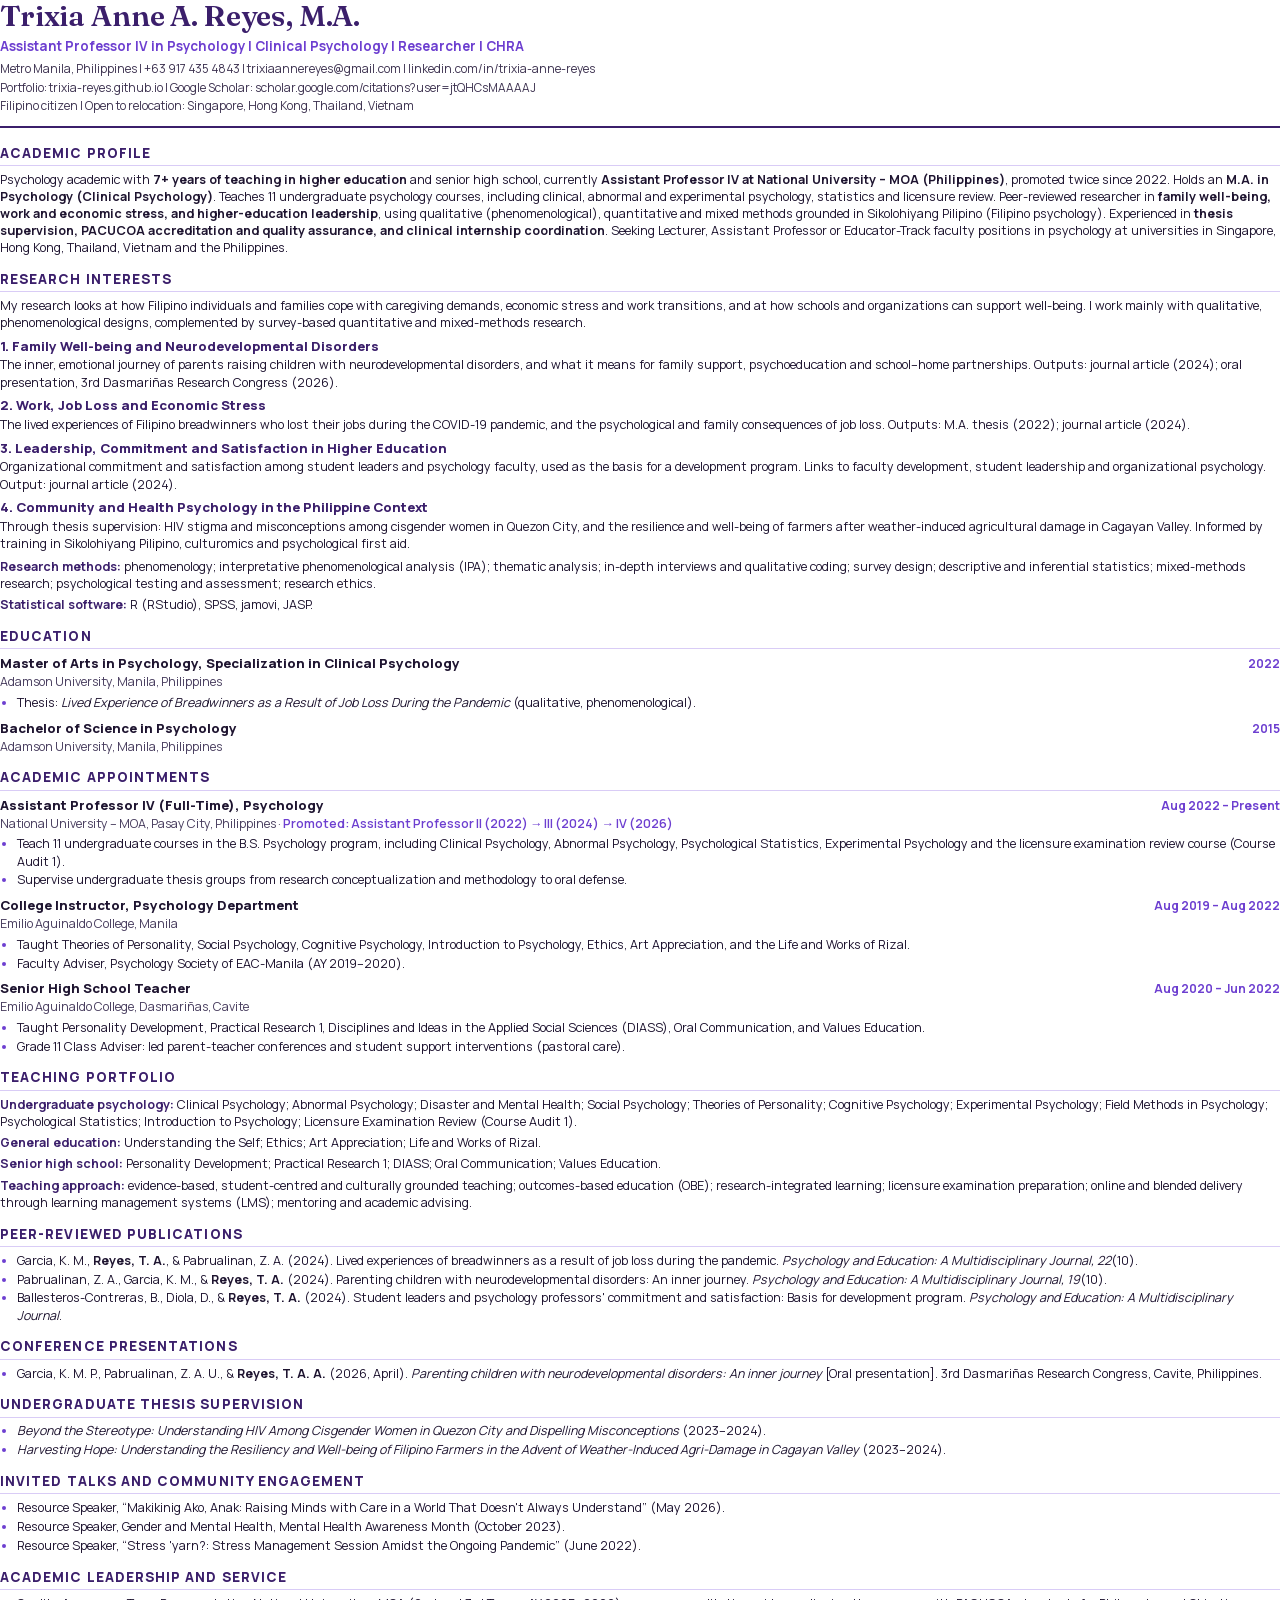
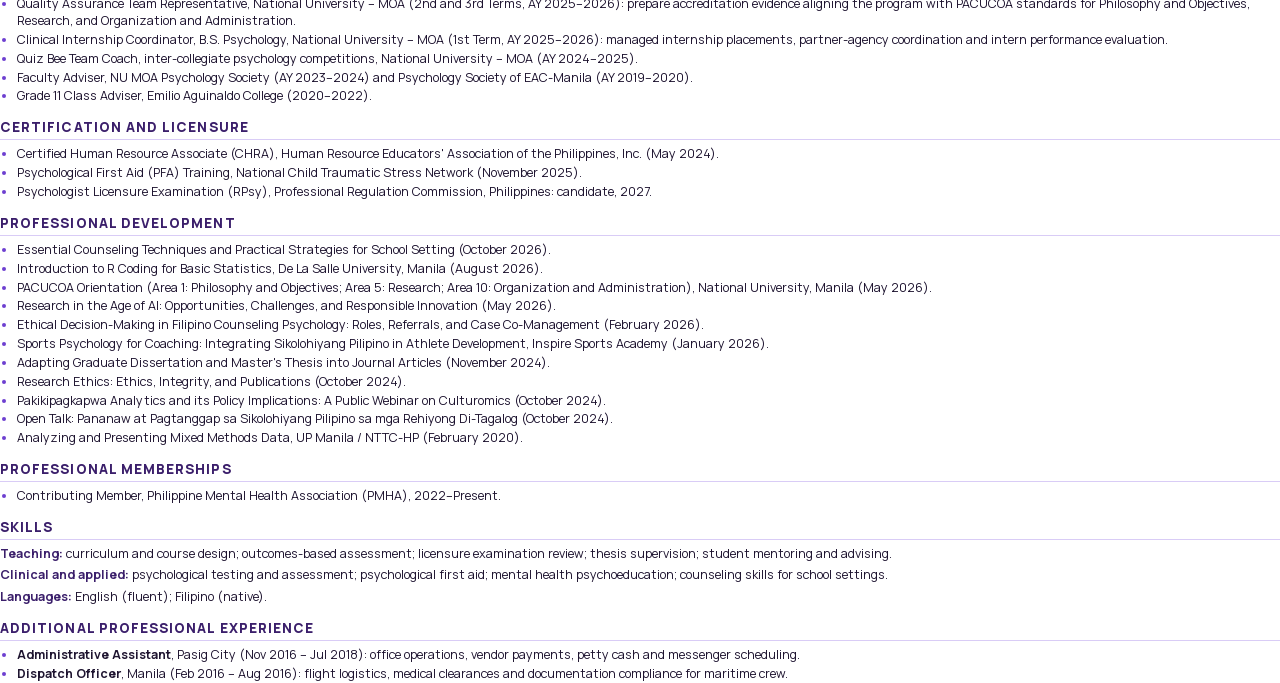
<file: resume-src/academic.html>
<!doctype html>
<html lang="en">
<head>
<meta charset="utf-8">
<title>Trixia Anne A. Reyes - Curriculum Vitae (Academic) - Psychology</title>
<meta name="author" content="Trixia Anne A. Reyes">
<meta name="keywords" content="Assistant Professor, Lecturer in Psychology, Clinical Psychology, Higher Education, Research, Thesis Supervision, Accreditation, Southeast Asia">
<link rel="stylesheet" href="fonts/fonts.css">
<link rel="stylesheet" href="resume.css">
<style>
  @page {
    size: A4; margin: 13mm 16mm 12mm;
  }
  body { font-size: 9.4pt; line-height: 1.37; }
  h2 { margin: 3.6mm 0 1.3mm; }
  li { margin-bottom: .45mm; }
  .entry { margin-bottom: 1.9mm; }
  .area { margin-bottom: 1.5mm; }
</style>
</head>
<body>

<header class="head">
  <h1>Trixia Anne A. Reyes, M.A.</h1>
  <p class="headline">Assistant Professor IV in Psychology | Clinical Psychology | Researcher | CHRA</p>
  <p class="contact">Metro Manila, Philippines | +63 917 435 4843 | trixiaannereyes@gmail.com | linkedin.com/in/trixia-anne-reyes</p>
  <p class="contact">Portfolio: trixia-reyes.github.io | Google Scholar: scholar.google.com/citations?user=jtQHCsMAAAAJ</p>
  <p class="contact">Filipino citizen | Open to relocation: Singapore, Hong Kong, Thailand, Vietnam</p>
</header>

<h2>Academic Profile</h2>
<p>Psychology academic with <strong>7+ years of teaching in higher education</strong> and senior high school, currently <strong>Assistant Professor IV at National University – MOA (Philippines)</strong>, promoted twice since 2022. Holds an <strong>M.A. in Psychology (Clinical Psychology)</strong>. Teaches 11 undergraduate psychology courses, including clinical, abnormal and experimental psychology, statistics and licensure review. Peer-reviewed researcher in <strong>family well-being, work and economic stress, and higher-education leadership</strong>, using qualitative (phenomenological), quantitative and mixed methods grounded in Sikolohiyang Pilipino (Filipino psychology). Experienced in <strong>thesis supervision, PACUCOA accreditation and quality assurance, and clinical internship coordination</strong>. Seeking Lecturer, Assistant Professor or Educator-Track faculty positions in psychology at universities in Singapore, Hong Kong, Thailand, Vietnam and the Philippines.</p>

<h2>Research Interests</h2>
<p class="lead">My research looks at how Filipino individuals and families cope with caregiving demands, economic stress and work transitions, and at how schools and organizations can support well-being. I work mainly with qualitative, phenomenological designs, complemented by survey-based quantitative and mixed-methods research.</p>
<div class="area">
  <h3>1. Family Well-being and Neurodevelopmental Disorders</h3>
  <p>The inner, emotional journey of parents raising children with neurodevelopmental disorders, and what it means for family support, psychoeducation and school–home partnerships. Outputs: journal article (2024); oral presentation, 3rd Dasmariñas Research Congress (2026).</p>
</div>
<div class="area">
  <h3>2. Work, Job Loss and Economic Stress</h3>
  <p>The lived experiences of Filipino breadwinners who lost their jobs during the COVID-19 pandemic, and the psychological and family consequences of job loss. Outputs: M.A. thesis (2022); journal article (2024).</p>
</div>
<div class="area">
  <h3>3. Leadership, Commitment and Satisfaction in Higher Education</h3>
  <p>Organizational commitment and satisfaction among student leaders and psychology faculty, used as the basis for a development program. Links to faculty development, student leadership and organizational psychology. Output: journal article (2024).</p>
</div>
<div class="area">
  <h3>4. Community and Health Psychology in the Philippine Context</h3>
  <p>Through thesis supervision: HIV stigma and misconceptions among cisgender women in Quezon City, and the resilience and well-being of farmers after weather-induced agricultural damage in Cagayan Valley. Informed by training in Sikolohiyang Pilipino, culturomics and psychological first aid.</p>
</div>
<p class="kw"><strong>Research methods:</strong> phenomenology; interpretative phenomenological analysis (IPA); thematic analysis; in-depth interviews and qualitative coding; survey design; descriptive and inferential statistics; mixed-methods research; psychological testing and assessment; research ethics.</p>
<p class="kw"><strong>Statistical software:</strong> R (RStudio), SPSS, jamovi, JASP.</p>

<h2>Education</h2>
<div class="entry">
  <div class="row"><h3>Master of Arts in Psychology, Specialization in Clinical Psychology</h3><span class="date">2022</span></div>
  <div class="org">Adamson University, Manila, Philippines</div>
  <ul><li>Thesis: <em>Lived Experience of Breadwinners as a Result of Job Loss During the Pandemic</em> (qualitative, phenomenological).</li></ul>
</div>
<div class="entry">
  <div class="row"><h3>Bachelor of Science in Psychology</h3><span class="date">2015</span></div>
  <div class="org">Adamson University, Manila, Philippines</div>
</div>

<h2 style="break-before: page">Academic Appointments</h2>
<div class="entry">
  <div class="row"><h3>Assistant Professor IV (Full-Time), Psychology</h3><span class="date">Aug 2022 – Present</span></div>
  <div class="org">National University – MOA, Pasay City, Philippines · <em>Promoted: Assistant Professor II (2022) → III (2024) → IV (2026)</em></div>
  <ul>
    <li>Teach 11 undergraduate courses in the B.S. Psychology program, including Clinical Psychology, Abnormal Psychology, Psychological Statistics, Experimental Psychology and the licensure examination review course (Course Audit 1).</li>
    <li>Supervise undergraduate thesis groups from research conceptualization and methodology to oral defense.</li>
  </ul>
</div>
<div class="entry">
  <div class="row"><h3>College Instructor, Psychology Department</h3><span class="date">Aug 2019 – Aug 2022</span></div>
  <div class="org">Emilio Aguinaldo College, Manila</div>
  <ul>
    <li>Taught Theories of Personality, Social Psychology, Cognitive Psychology, Introduction to Psychology, Ethics, Art Appreciation, and the Life and Works of Rizal.</li>
    <li>Faculty Adviser, Psychology Society of EAC-Manila (AY 2019–2020).</li>
  </ul>
</div>
<div class="entry">
  <div class="row"><h3>Senior High School Teacher</h3><span class="date">Aug 2020 – Jun 2022</span></div>
  <div class="org">Emilio Aguinaldo College, Dasmariñas, Cavite</div>
  <ul>
    <li>Taught Personality Development, Practical Research 1, Disciplines and Ideas in the Applied Social Sciences (DIASS), Oral Communication, and Values Education.</li>
    <li>Grade 11 Class Adviser: led parent-teacher conferences and student support interventions (pastoral care).</li>
  </ul>
</div>

<h2>Teaching Portfolio</h2>
<p class="kw"><strong>Undergraduate psychology:</strong> Clinical Psychology; Abnormal Psychology; Disaster and Mental Health; Social Psychology; Theories of Personality; Cognitive Psychology; Experimental Psychology; Field Methods in Psychology; Psychological Statistics; Introduction to Psychology; Licensure Examination Review (Course Audit 1).</p>
<p class="kw"><strong>General education:</strong> Understanding the Self; Ethics; Art Appreciation; Life and Works of Rizal.</p>
<p class="kw"><strong>Senior high school:</strong> Personality Development; Practical Research 1; DIASS; Oral Communication; Values Education.</p>
<p class="kw"><strong>Teaching approach:</strong> evidence-based, student-centred and culturally grounded teaching; outcomes-based education (OBE); research-integrated learning; licensure examination preparation; online and blended delivery through learning management systems (LMS); mentoring and academic advising.</p>

<h2>Peer-Reviewed Publications</h2>
<ul>
  <li>Garcia, K. M., <strong>Reyes, T. A.</strong>, &amp; Pabrualinan, Z. A. (2024). Lived experiences of breadwinners as a result of job loss during the pandemic. <em>Psychology and Education: A Multidisciplinary Journal, 22</em>(10).</li>
  <li>Pabrualinan, Z. A., Garcia, K. M., &amp; <strong>Reyes, T. A.</strong> (2024). Parenting children with neurodevelopmental disorders: An inner journey. <em>Psychology and Education: A Multidisciplinary Journal, 19</em>(10).</li>
  <li>Ballesteros-Contreras, B., Diola, D., &amp; <strong>Reyes, T. A.</strong> (2024). Student leaders and psychology professors' commitment and satisfaction: Basis for development program. <em>Psychology and Education: A Multidisciplinary Journal</em>.</li>
</ul>

<h2>Conference Presentations</h2>
<ul>
  <li>Garcia, K. M. P., Pabrualinan, Z. A. U., &amp; <strong>Reyes, T. A. A.</strong> (2026, April). <em>Parenting children with neurodevelopmental disorders: An inner journey</em> [Oral presentation]. 3rd Dasmariñas Research Congress, Cavite, Philippines.</li>
</ul>

<h2>Undergraduate Thesis Supervision</h2>
<ul>
  <li><em>Beyond the Stereotype: Understanding HIV Among Cisgender Women in Quezon City and Dispelling Misconceptions</em> (2023–2024).</li>
  <li><em>Harvesting Hope: Understanding the Resiliency and Well-being of Filipino Farmers in the Advent of Weather-Induced Agri-Damage in Cagayan Valley</em> (2023–2024).</li>
</ul>

<h2>Invited Talks and Community Engagement</h2>
<ul>
  <li>Resource Speaker, “Makikinig Ako, Anak: Raising Minds with Care in a World That Doesn't Always Understand” (May 2026).</li>
  <li>Resource Speaker, Gender and Mental Health, Mental Health Awareness Month (October 2023).</li>
  <li>Resource Speaker, “Stress 'yarn?: Stress Management Session Amidst the Ongoing Pandemic” (June 2022).</li>
</ul>

<h2>Academic Leadership and Service</h2>
<ul>
  <li>Quality Assurance Team Representative, National University – MOA (2nd and 3rd Terms, AY 2025–2026): prepare accreditation evidence aligning the program with PACUCOA standards for Philosophy and Objectives, Research, and Organization and Administration.</li>
  <li>Clinical Internship Coordinator, B.S. Psychology, National University – MOA (1st Term, AY 2025–2026): managed internship placements, partner-agency coordination and intern performance evaluation.</li>
  <li>Quiz Bee Team Coach, inter-collegiate psychology competitions, National University – MOA (AY 2024–2025).</li>
  <li>Faculty Adviser, NU MOA Psychology Society (AY 2023–2024) and Psychology Society of EAC-Manila (AY 2019–2020).</li>
  <li>Grade 11 Class Adviser, Emilio Aguinaldo College (2020–2022).</li>
</ul>

<h2>Certification and Licensure</h2>
<ul>
  <li>Certified Human Resource Associate (CHRA), Human Resource Educators' Association of the Philippines, Inc. (May 2024).</li>
  <li>Psychological First Aid (PFA) Training, National Child Traumatic Stress Network (November 2025).</li>
  <li>Psychologist Licensure Examination (RPsy), Professional Regulation Commission, Philippines: candidate, 2027.</li>
</ul>

<h2>Professional Development</h2>
<ul>
  <li>Essential Counseling Techniques and Practical Strategies for School Setting (October 2026).</li>
  <li>Introduction to R Coding for Basic Statistics, De La Salle University, Manila (August 2026).</li>
  <li>PACUCOA Orientation (Area 1: Philosophy and Objectives; Area 5: Research; Area 10: Organization and Administration), National University, Manila (May 2026).</li>
  <li>Research in the Age of AI: Opportunities, Challenges, and Responsible Innovation (May 2026).</li>
  <li>Ethical Decision-Making in Filipino Counseling Psychology: Roles, Referrals, and Case Co-Management (February 2026).</li>
  <li>Sports Psychology for Coaching: Integrating Sikolohiyang Pilipino in Athlete Development, Inspire Sports Academy (January 2026).</li>
  <li>Adapting Graduate Dissertation and Master's Thesis into Journal Articles (November 2024).</li>
  <li>Research Ethics: Ethics, Integrity, and Publications (October 2024).</li>
  <li>Pakikipagkapwa Analytics and its Policy Implications: A Public Webinar on Culturomics (October 2024).</li>
  <li>Open Talk: Pananaw at Pagtanggap sa Sikolohiyang Pilipino sa mga Rehiyong Di-Tagalog (October 2024).</li>
  <li>Analyzing and Presenting Mixed Methods Data, UP Manila / NTTC-HP (February 2020).</li>
</ul>

<h2>Professional Memberships</h2>
<ul>
  <li>Contributing Member, Philippine Mental Health Association (PMHA), 2022–Present.</li>
</ul>

<h2>Skills</h2>
<p class="kw"><strong>Teaching:</strong> curriculum and course design; outcomes-based assessment; licensure examination review; thesis supervision; student mentoring and advising.</p>
<p class="kw"><strong>Clinical and applied:</strong> psychological testing and assessment; psychological first aid; mental health psychoeducation; counseling skills for school settings.</p>
<p class="kw"><strong>Languages:</strong> English (fluent); Filipino (native).</p>

<h2>Additional Professional Experience</h2>
<ul>
  <li><strong>Administrative Assistant</strong>, Pasig City (Nov 2016 – Jul 2018): office operations, vendor payments, petty cash and messenger scheduling.</li>
  <li><strong>Dispatch Officer</strong>, Manila (Feb 2016 – Aug 2016): flight logistics, medical clearances and documentation compliance for maritime crew.</li>
</ul>


</body>
</html>
</file>
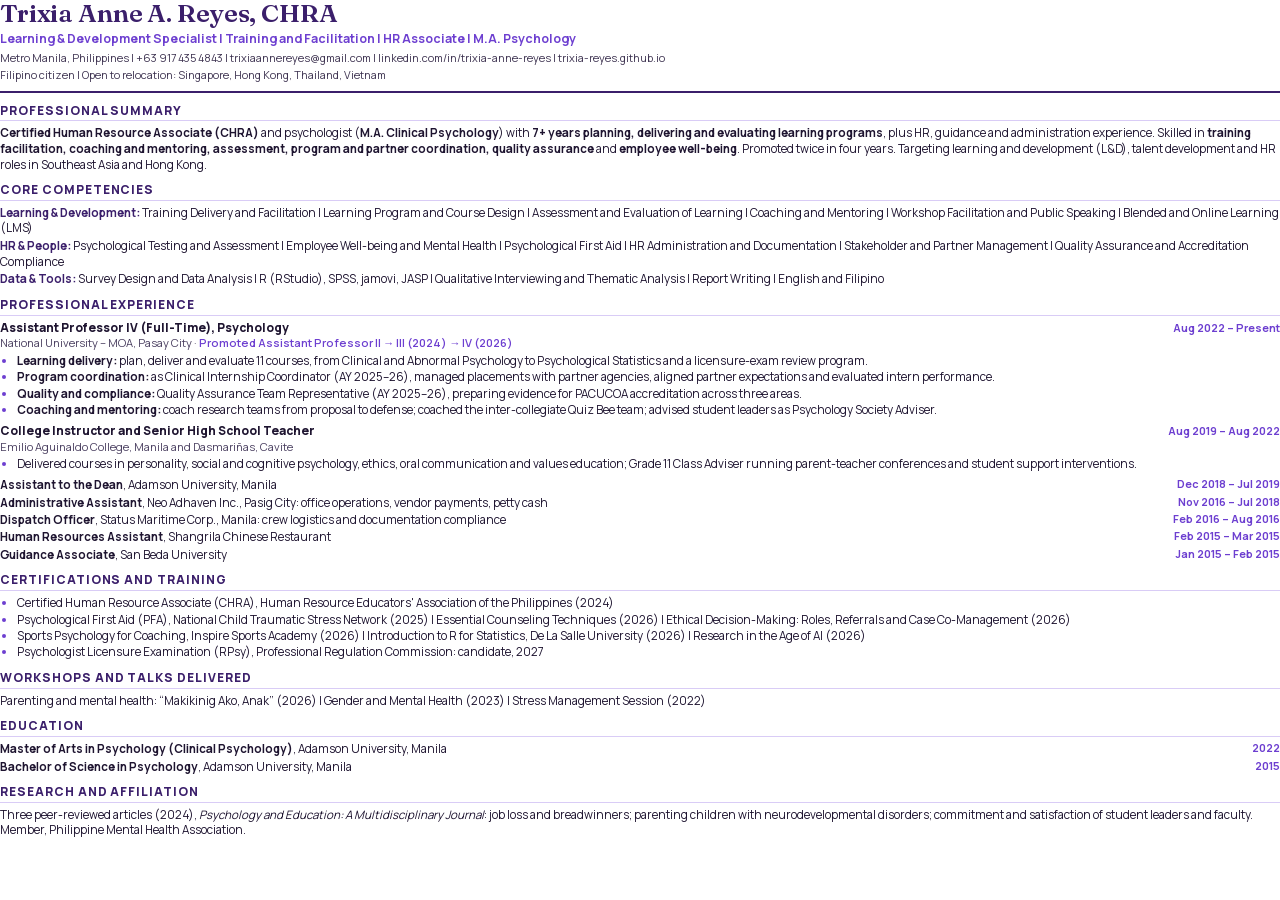
<file: resume-src/ld-hr.html>
<!doctype html>
<html lang="en">
<head>
<meta charset="utf-8">
<title>Trixia Anne A. Reyes - Resume - Learning and Development, Human Resources</title>
<meta name="author" content="Trixia Anne A. Reyes">
<meta name="keywords" content="Learning and Development, Training Specialist, HR Associate, CHRA, Facilitation, Coaching, Employee Well-being, Psychological Assessment">
<link rel="stylesheet" href="fonts/fonts.css">
<link rel="stylesheet" href="resume.css">
<style>
  @page { size: A4; margin: 9.5mm 13mm 8.5mm; }
  body { font-size: 8.75pt; line-height: 1.33; }
  h1 { font-size: 19pt; }
  .headline { font-size: 9.3pt; margin-top: 1.1mm; }
  .contact { font-size: 8.2pt; margin-top: 1mm; }
  .head { padding-bottom: 2.2mm; margin-bottom: 1.6mm; }
  h2 { font-size: 9pt; margin: 2.6mm 0 1.1mm; padding-bottom: .5mm; }
  h3 { font-size: 8.9pt; }
  .org { font-size: 8.4pt; }
  .date { font-size: 8.2pt; }
  .entry { margin-bottom: 1.4mm; }
  ul { margin-top: .5mm; }
  li { margin-bottom: .25mm; }
  .kw { margin-bottom: .6mm; }
  .line { display: flex; justify-content: space-between; gap: 6mm; margin-bottom: .5mm; }
</style>
</head>
<body>

<header class="head">
  <h1>Trixia Anne A. Reyes, CHRA</h1>
  <p class="headline">Learning &amp; Development Specialist | Training and Facilitation | HR Associate | M.A. Psychology</p>
  <p class="contact">Metro Manila, Philippines | +63 917 435 4843 | trixiaannereyes@gmail.com | linkedin.com/in/trixia-anne-reyes | trixia-reyes.github.io</p>
  <p class="contact">Filipino citizen | Open to relocation: Singapore, Hong Kong, Thailand, Vietnam</p>
</header>

<h2>Professional Summary</h2>
<p><strong>Certified Human Resource Associate (CHRA)</strong> and psychologist (<strong>M.A. Clinical Psychology</strong>) with <strong>7+ years planning, delivering and evaluating learning programs</strong>, plus HR, guidance and administration experience. Skilled in <strong>training facilitation, coaching and mentoring, assessment, program and partner coordination, quality assurance</strong> and <strong>employee well-being</strong>. Promoted twice in four years. Targeting learning and development (L&amp;D), talent development and HR roles in Southeast Asia and Hong Kong.</p>

<h2>Core Competencies</h2>
<p class="kw"><strong>Learning &amp; Development:</strong> Training Delivery and Facilitation | Learning Program and Course Design | Assessment and Evaluation of Learning | Coaching and Mentoring | Workshop Facilitation and Public Speaking | Blended and Online Learning (LMS)</p>
<p class="kw"><strong>HR &amp; People:</strong> Psychological Testing and Assessment | Employee Well-being and Mental Health | Psychological First Aid | HR Administration and Documentation | Stakeholder and Partner Management | Quality Assurance and Accreditation Compliance</p>
<p class="kw"><strong>Data &amp; Tools:</strong> Survey Design and Data Analysis | R (RStudio), SPSS, jamovi, JASP | Qualitative Interviewing and Thematic Analysis | Report Writing | English and Filipino</p>

<h2>Professional Experience</h2>
<div class="entry">
  <div class="row"><h3>Assistant Professor IV (Full-Time), Psychology</h3><span class="date">Aug 2022 – Present</span></div>
  <div class="org">National University – MOA, Pasay City · <em>Promoted Assistant Professor II → III (2024) → IV (2026)</em></div>
  <ul>
    <li><strong>Learning delivery:</strong> plan, deliver and evaluate 11 courses, from Clinical and Abnormal Psychology to Psychological Statistics and a licensure-exam review program.</li>
    <li><strong>Program coordination:</strong> as Clinical Internship Coordinator (AY 2025–26), managed placements with partner agencies, aligned partner expectations and evaluated intern performance.</li>
    <li><strong>Quality and compliance:</strong> Quality Assurance Team Representative (AY 2025–26), preparing evidence for PACUCOA accreditation across three areas.</li>
    <li><strong>Coaching and mentoring:</strong> coach research teams from proposal to defense; coached the inter-collegiate Quiz Bee team; advised student leaders as Psychology Society Adviser.</li>
  </ul>
</div>
<div class="entry">
  <div class="row"><h3>College Instructor and Senior High School Teacher</h3><span class="date">Aug 2019 – Aug 2022</span></div>
  <div class="org">Emilio Aguinaldo College, Manila and Dasmariñas, Cavite</div>
  <ul><li>Delivered courses in personality, social and cognitive psychology, ethics, oral communication and values education; Grade 11 Class Adviser running parent-teacher conferences and student support interventions.</li></ul>
</div>
<div class="line"><span><strong>Assistant to the Dean</strong>, Adamson University, Manila</span><span class="date">Dec 2018 – Jul 2019</span></div>
<div class="line"><span><strong>Administrative Assistant</strong>, Neo Adhaven Inc., Pasig City: office operations, vendor payments, petty cash</span><span class="date">Nov 2016 – Jul 2018</span></div>
<div class="line"><span><strong>Dispatch Officer</strong>, Status Maritime Corp., Manila: crew logistics and documentation compliance</span><span class="date">Feb 2016 – Aug 2016</span></div>
<div class="line"><span><strong>Human Resources Assistant</strong>, Shangrila Chinese Restaurant</span><span class="date">Feb 2015 – Mar 2015</span></div>
<div class="line"><span><strong>Guidance Associate</strong>, San Beda University</span><span class="date">Jan 2015 – Feb 2015</span></div>

<h2>Certifications and Training</h2>
<ul>
  <li>Certified Human Resource Associate (CHRA), Human Resource Educators' Association of the Philippines (2024)</li>
  <li>Psychological First Aid (PFA), National Child Traumatic Stress Network (2025) | Essential Counseling Techniques (2026) | Ethical Decision-Making: Roles, Referrals and Case Co-Management (2026)</li>
  <li>Sports Psychology for Coaching, Inspire Sports Academy (2026) | Introduction to R for Statistics, De La Salle University (2026) | Research in the Age of AI (2026)</li>
  <li>Psychologist Licensure Examination (RPsy), Professional Regulation Commission: candidate, 2027</li>
</ul>

<h2>Workshops and Talks Delivered</h2>
<p>Parenting and mental health: “Makikinig Ako, Anak” (2026) | Gender and Mental Health (2023) | Stress Management Session (2022)</p>

<h2>Education</h2>
<div class="line"><span><strong>Master of Arts in Psychology (Clinical Psychology)</strong>, Adamson University, Manila</span><span class="date">2022</span></div>
<div class="line"><span><strong>Bachelor of Science in Psychology</strong>, Adamson University, Manila</span><span class="date">2015</span></div>

<h2>Research and Affiliation</h2>
<p>Three peer-reviewed articles (2024), <em>Psychology and Education: A Multidisciplinary Journal</em>: job loss and breadwinners; parenting children with neurodevelopmental disorders; commitment and satisfaction of student leaders and faculty. Member, Philippine Mental Health Association.</p>

</body>
</html>
</file>
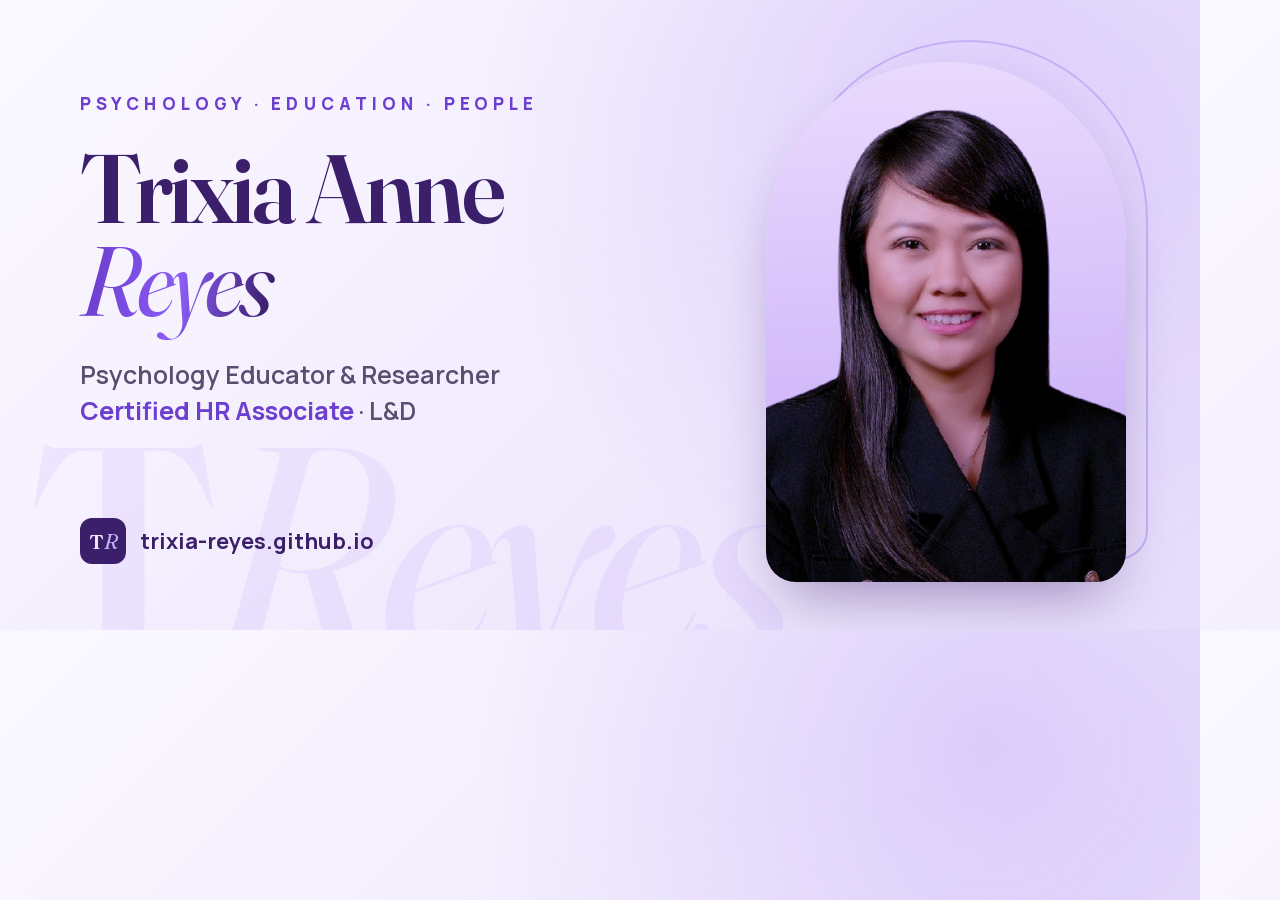
<file: resume-src/og-card.html>
<!doctype html>
<!-- Source for assets/img/og-card.jpg, the image shown when the site link is shared (WhatsApp, LinkedIn, etc.).
     Regenerate: see README, "Link preview image". Rendered at exactly 1200x630. -->
<html lang="en">
<head>
<meta charset="utf-8">
<title>Share card</title>
<link rel="stylesheet" href="fonts/fonts.css">
<style>
  :root { --plum:#3b1f6b; --violet:#6d3fd0; --violet-2:#8b5cf6; --lilac:#c4b0f5; --lavender:#ece4fd; --ink-soft:#5a4d70; }
  * { box-sizing: border-box; margin: 0; }
  html, body { width: 1200px; height: 630px; overflow: hidden; }
  body {
    position: relative; font-family: "Manrope", Arial, sans-serif; color: var(--plum);
    background:
      radial-gradient(circle at 82% 18%, rgba(139,92,246,.20), transparent 46%),
      linear-gradient(135deg, #fbf9ff 0%, #f1ebfd 55%, #e6dcfb 100%);
  }
  /* "TReyes" watermark, as at the foot of the site */
  .mark {
    position: absolute; left: 30px; bottom: -70px; font-family: "Fraunces", Georgia, serif; font-weight: 600;
    font-size: 300px; line-height: 1; letter-spacing: -.035em; color: rgba(139,92,246,.09); white-space: nowrap;
  }
  .mark i { font-style: italic; font-weight: 400; }

  .text { position: absolute; left: 80px; top: 92px; width: 640px; }
  .eyebrow { font-size: 17px; font-weight: 800; letter-spacing: .3em; text-transform: uppercase; color: var(--violet); }
  h1 {
    margin-top: 26px; font-family: "Fraunces", Georgia, serif; font-weight: 600; font-size: 98px;
    line-height: .95; letter-spacing: -.035em; color: var(--plum);
  }
  h1 span { display: block; }
  h1 .last {
    font-style: italic; font-weight: 400; width: fit-content;
    background: linear-gradient(100deg, var(--violet) 10%, var(--violet-2) 50%, var(--plum) 90%);
    -webkit-background-clip: text; background-clip: text; color: transparent;
    padding: 0 .14em .2em .06em; margin: 0 -.14em -.2em -.06em;
  }
  .roles { margin-top: 30px; font-size: 25px; font-weight: 600; color: var(--ink-soft); line-height: 1.45; }
  .roles b { color: var(--violet); font-weight: 700; }
  .url {
    position: absolute; left: 80px; bottom: 66px; display: flex; align-items: center; gap: 14px;
    font-size: 22px; font-weight: 700; color: var(--plum);
  }
  .mono {
    width: 46px; height: 46px; border-radius: 12px; background: var(--plum); color: #efe7ff;
    display: inline-flex; align-items: center; justify-content: center;
    font-family: "Fraunces", Georgia, serif; font-weight: 600; font-size: 21px; letter-spacing: -.02em;
  }
  .mono i { font-style: italic; font-weight: 400; color: var(--lilac); margin-left: .02em; }

  /* Portrait: same arch frame, lavender multiply and soft-light purple tint as the site's hero */
  .ring {
    position: absolute; right: 52px; top: 40px; width: 360px; height: 520px;
    border: 2px solid var(--lilac); border-radius: 180px 180px 30px 30px;
  }
  .frame {
    position: absolute; right: 74px; top: 62px; width: 360px; height: 520px; overflow: hidden;
    border-radius: 180px 180px 30px 30px; background: linear-gradient(180deg, #e9defd 0%, #cdb9f6 100%);
    box-shadow: 0 30px 60px -20px rgba(59,31,107,.45);
  }
  .frame img { width: 100%; height: 100%; object-fit: cover; object-position: 50% 30%; mix-blend-mode: multiply; filter: saturate(.88) contrast(1.03); }
  .frame::after {
    content: ""; position: absolute; inset: 0; border-radius: inherit;
    background: linear-gradient(160deg, rgba(139,92,246,.55), rgba(59,31,107,.6)); mix-blend-mode: soft-light; opacity: .9;
  }
</style>
</head>
<body>
  <div class="mark">T<i>Reyes</i></div>

  <div class="text">
    <p class="eyebrow">Psychology · Education · People</p>
    <h1><span>Trixia Anne</span><span class="last">Reyes</span></h1>
    <p class="roles">Psychology Educator &amp; Researcher<br><b>Certified HR Associate</b> · L&amp;D</p>
  </div>
  <p class="url"><span class="mono">T<i>R</i></span>trixia-reyes.github.io</p>

  <div class="ring"></div>
  <div class="frame"><img src="../assets/img/profile.jpg" alt=""></div>
</body>
</html>
</file>
<file: resume-src/fonts/fonts.css>
/* vietnamese */
@font-face {
  font-family: 'Fraunces';
  font-style: italic;
  font-weight: 400;
  font-display: swap;
  src: url(d693588a05.woff2) format('woff2');
  unicode-range: U+0102-0103, U+0110-0111, U+0128-0129, U+0168-0169, U+01A0-01A1, U+01AF-01B0, U+0300-0301, U+0303-0304, U+0308-0309, U+0323, U+0329, U+1EA0-1EF9, U+20AB;
}
/* latin-ext */
@font-face {
  font-family: 'Fraunces';
  font-style: italic;
  font-weight: 400;
  font-display: swap;
  src: url(edcb537a3c.woff2) format('woff2');
  unicode-range: U+0100-02BA, U+02BD-02C5, U+02C7-02CC, U+02CE-02D7, U+02DD-02FF, U+0304, U+0308, U+0329, U+1D00-1DBF, U+1E00-1E9F, U+1EF2-1EFF, U+2020, U+20A0-20AB, U+20AD-20C4, U+2113, U+2C60-2C7F, U+A720-A7FF;
}
/* latin */
@font-face {
  font-family: 'Fraunces';
  font-style: italic;
  font-weight: 400;
  font-display: swap;
  src: url(0b848d2a00.woff2) format('woff2');
  unicode-range: U+0000-00FF, U+0131, U+0152-0153, U+02BB-02BC, U+02C6, U+02DA, U+02DC, U+0304, U+0308, U+0329, U+2000-206F, U+20AC, U+2122, U+2191, U+2193, U+2212, U+2215, U+FEFF, U+FFFD;
}
/* vietnamese */
@font-face {
  font-family: 'Fraunces';
  font-style: normal;
  font-weight: 600;
  font-display: swap;
  src: url(deee757e83.woff2) format('woff2');
  unicode-range: U+0102-0103, U+0110-0111, U+0128-0129, U+0168-0169, U+01A0-01A1, U+01AF-01B0, U+0300-0301, U+0303-0304, U+0308-0309, U+0323, U+0329, U+1EA0-1EF9, U+20AB;
}
/* latin-ext */
@font-face {
  font-family: 'Fraunces';
  font-style: normal;
  font-weight: 600;
  font-display: swap;
  src: url(1ebf51aa47.woff2) format('woff2');
  unicode-range: U+0100-02BA, U+02BD-02C5, U+02C7-02CC, U+02CE-02D7, U+02DD-02FF, U+0304, U+0308, U+0329, U+1D00-1DBF, U+1E00-1E9F, U+1EF2-1EFF, U+2020, U+20A0-20AB, U+20AD-20C4, U+2113, U+2C60-2C7F, U+A720-A7FF;
}
/* latin */
@font-face {
  font-family: 'Fraunces';
  font-style: normal;
  font-weight: 600;
  font-display: swap;
  src: url(0d6f10863e.woff2) format('woff2');
  unicode-range: U+0000-00FF, U+0131, U+0152-0153, U+02BB-02BC, U+02C6, U+02DA, U+02DC, U+0304, U+0308, U+0329, U+2000-206F, U+20AC, U+2122, U+2191, U+2193, U+2212, U+2215, U+FEFF, U+FFFD;
}
/* cyrillic-ext */
@font-face {
  font-family: 'Manrope';
  font-style: normal;
  font-weight: 400;
  font-display: swap;
  src: url(48c9c843a9.woff2) format('woff2');
  unicode-range: U+0460-052F, U+1C80-1C8A, U+20B4, U+2DE0-2DFF, U+A640-A69F, U+FE2E-FE2F;
}
/* cyrillic */
@font-face {
  font-family: 'Manrope';
  font-style: normal;
  font-weight: 400;
  font-display: swap;
  src: url(9ae50d302d.woff2) format('woff2');
  unicode-range: U+0301, U+0400-045F, U+0490-0491, U+04B0-04B1, U+2116;
}
/* greek */
@font-face {
  font-family: 'Manrope';
  font-style: normal;
  font-weight: 400;
  font-display: swap;
  src: url(d211268697.woff2) format('woff2');
  unicode-range: U+0370-0377, U+037A-037F, U+0384-038A, U+038C, U+038E-03A1, U+03A3-03FF;
}
/* vietnamese */
@font-face {
  font-family: 'Manrope';
  font-style: normal;
  font-weight: 400;
  font-display: swap;
  src: url(6df954524a.woff2) format('woff2');
  unicode-range: U+0102-0103, U+0110-0111, U+0128-0129, U+0168-0169, U+01A0-01A1, U+01AF-01B0, U+0300-0301, U+0303-0304, U+0308-0309, U+0323, U+0329, U+1EA0-1EF9, U+20AB;
}
/* latin-ext */
@font-face {
  font-family: 'Manrope';
  font-style: normal;
  font-weight: 400;
  font-display: swap;
  src: url(2ee76fc7b1.woff2) format('woff2');
  unicode-range: U+0100-02BA, U+02BD-02C5, U+02C7-02CC, U+02CE-02D7, U+02DD-02FF, U+0304, U+0308, U+0329, U+1D00-1DBF, U+1E00-1E9F, U+1EF2-1EFF, U+2020, U+20A0-20AB, U+20AD-20C4, U+2113, U+2C60-2C7F, U+A720-A7FF;
}
/* latin */
@font-face {
  font-family: 'Manrope';
  font-style: normal;
  font-weight: 400;
  font-display: swap;
  src: url(f00cccc40e.woff2) format('woff2');
  unicode-range: U+0000-00FF, U+0131, U+0152-0153, U+02BB-02BC, U+02C6, U+02DA, U+02DC, U+0304, U+0308, U+0329, U+2000-206F, U+20AC, U+2122, U+2191, U+2193, U+2212, U+2215, U+FEFF, U+FFFD;
}
/* cyrillic-ext */
@font-face {
  font-family: 'Manrope';
  font-style: normal;
  font-weight: 600;
  font-display: swap;
  src: url(48c9c843a9.woff2) format('woff2');
  unicode-range: U+0460-052F, U+1C80-1C8A, U+20B4, U+2DE0-2DFF, U+A640-A69F, U+FE2E-FE2F;
}
/* cyrillic */
@font-face {
  font-family: 'Manrope';
  font-style: normal;
  font-weight: 600;
  font-display: swap;
  src: url(9ae50d302d.woff2) format('woff2');
  unicode-range: U+0301, U+0400-045F, U+0490-0491, U+04B0-04B1, U+2116;
}
/* greek */
@font-face {
  font-family: 'Manrope';
  font-style: normal;
  font-weight: 600;
  font-display: swap;
  src: url(d211268697.woff2) format('woff2');
  unicode-range: U+0370-0377, U+037A-037F, U+0384-038A, U+038C, U+038E-03A1, U+03A3-03FF;
}
/* vietnamese */
@font-face {
  font-family: 'Manrope';
  font-style: normal;
  font-weight: 600;
  font-display: swap;
  src: url(6df954524a.woff2) format('woff2');
  unicode-range: U+0102-0103, U+0110-0111, U+0128-0129, U+0168-0169, U+01A0-01A1, U+01AF-01B0, U+0300-0301, U+0303-0304, U+0308-0309, U+0323, U+0329, U+1EA0-1EF9, U+20AB;
}
/* latin-ext */
@font-face {
  font-family: 'Manrope';
  font-style: normal;
  font-weight: 600;
  font-display: swap;
  src: url(2ee76fc7b1.woff2) format('woff2');
  unicode-range: U+0100-02BA, U+02BD-02C5, U+02C7-02CC, U+02CE-02D7, U+02DD-02FF, U+0304, U+0308, U+0329, U+1D00-1DBF, U+1E00-1E9F, U+1EF2-1EFF, U+2020, U+20A0-20AB, U+20AD-20C4, U+2113, U+2C60-2C7F, U+A720-A7FF;
}
/* latin */
@font-face {
  font-family: 'Manrope';
  font-style: normal;
  font-weight: 600;
  font-display: swap;
  src: url(f00cccc40e.woff2) format('woff2');
  unicode-range: U+0000-00FF, U+0131, U+0152-0153, U+02BB-02BC, U+02C6, U+02DA, U+02DC, U+0304, U+0308, U+0329, U+2000-206F, U+20AC, U+2122, U+2191, U+2193, U+2212, U+2215, U+FEFF, U+FFFD;
}
/* cyrillic-ext */
@font-face {
  font-family: 'Manrope';
  font-style: normal;
  font-weight: 700;
  font-display: swap;
  src: url(48c9c843a9.woff2) format('woff2');
  unicode-range: U+0460-052F, U+1C80-1C8A, U+20B4, U+2DE0-2DFF, U+A640-A69F, U+FE2E-FE2F;
}
/* cyrillic */
@font-face {
  font-family: 'Manrope';
  font-style: normal;
  font-weight: 700;
  font-display: swap;
  src: url(9ae50d302d.woff2) format('woff2');
  unicode-range: U+0301, U+0400-045F, U+0490-0491, U+04B0-04B1, U+2116;
}
/* greek */
@font-face {
  font-family: 'Manrope';
  font-style: normal;
  font-weight: 700;
  font-display: swap;
  src: url(d211268697.woff2) format('woff2');
  unicode-range: U+0370-0377, U+037A-037F, U+0384-038A, U+038C, U+038E-03A1, U+03A3-03FF;
}
/* vietnamese */
@font-face {
  font-family: 'Manrope';
  font-style: normal;
  font-weight: 700;
  font-display: swap;
  src: url(6df954524a.woff2) format('woff2');
  unicode-range: U+0102-0103, U+0110-0111, U+0128-0129, U+0168-0169, U+01A0-01A1, U+01AF-01B0, U+0300-0301, U+0303-0304, U+0308-0309, U+0323, U+0329, U+1EA0-1EF9, U+20AB;
}
/* latin-ext */
@font-face {
  font-family: 'Manrope';
  font-style: normal;
  font-weight: 700;
  font-display: swap;
  src: url(2ee76fc7b1.woff2) format('woff2');
  unicode-range: U+0100-02BA, U+02BD-02C5, U+02C7-02CC, U+02CE-02D7, U+02DD-02FF, U+0304, U+0308, U+0329, U+1D00-1DBF, U+1E00-1E9F, U+1EF2-1EFF, U+2020, U+20A0-20AB, U+20AD-20C4, U+2113, U+2C60-2C7F, U+A720-A7FF;
}
/* latin */
@font-face {
  font-family: 'Manrope';
  font-style: normal;
  font-weight: 700;
  font-display: swap;
  src: url(f00cccc40e.woff2) format('woff2');
  unicode-range: U+0000-00FF, U+0131, U+0152-0153, U+02BB-02BC, U+02C6, U+02DA, U+02DC, U+0304, U+0308, U+0329, U+2000-206F, U+20AC, U+2122, U+2191, U+2193, U+2212, U+2215, U+FEFF, U+FFFD;
}
/* cyrillic-ext */
@font-face {
  font-family: 'Manrope';
  font-style: normal;
  font-weight: 800;
  font-display: swap;
  src: url(48c9c843a9.woff2) format('woff2');
  unicode-range: U+0460-052F, U+1C80-1C8A, U+20B4, U+2DE0-2DFF, U+A640-A69F, U+FE2E-FE2F;
}
/* cyrillic */
@font-face {
  font-family: 'Manrope';
  font-style: normal;
  font-weight: 800;
  font-display: swap;
  src: url(9ae50d302d.woff2) format('woff2');
  unicode-range: U+0301, U+0400-045F, U+0490-0491, U+04B0-04B1, U+2116;
}
/* greek */
@font-face {
  font-family: 'Manrope';
  font-style: normal;
  font-weight: 800;
  font-display: swap;
  src: url(d211268697.woff2) format('woff2');
  unicode-range: U+0370-0377, U+037A-037F, U+0384-038A, U+038C, U+038E-03A1, U+03A3-03FF;
}
/* vietnamese */
@font-face {
  font-family: 'Manrope';
  font-style: normal;
  font-weight: 800;
  font-display: swap;
  src: url(6df954524a.woff2) format('woff2');
  unicode-range: U+0102-0103, U+0110-0111, U+0128-0129, U+0168-0169, U+01A0-01A1, U+01AF-01B0, U+0300-0301, U+0303-0304, U+0308-0309, U+0323, U+0329, U+1EA0-1EF9, U+20AB;
}
/* latin-ext */
@font-face {
  font-family: 'Manrope';
  font-style: normal;
  font-weight: 800;
  font-display: swap;
  src: url(2ee76fc7b1.woff2) format('woff2');
  unicode-range: U+0100-02BA, U+02BD-02C5, U+02C7-02CC, U+02CE-02D7, U+02DD-02FF, U+0304, U+0308, U+0329, U+1D00-1DBF, U+1E00-1E9F, U+1EF2-1EFF, U+2020, U+20A0-20AB, U+20AD-20C4, U+2113, U+2C60-2C7F, U+A720-A7FF;
}
/* latin */
@font-face {
  font-family: 'Manrope';
  font-style: normal;
  font-weight: 800;
  font-display: swap;
  src: url(f00cccc40e.woff2) format('woff2');
  unicode-range: U+0000-00FF, U+0131, U+0152-0153, U+02BB-02BC, U+02C6, U+02DA, U+02DC, U+0304, U+0308, U+0329, U+2000-206F, U+20AC, U+2122, U+2191, U+2193, U+2212, U+2215, U+FEFF, U+FFFD;
}
</file>
<file: resume-src/resume.css>
/* ATS-safe resume styles: single column, real text, standard headings, no tables, no text in images */
* { box-sizing: border-box; }
html, body { margin: 0; padding: 0; }
body {
  font-family: "Manrope", Arial, Helvetica, sans-serif;
  font-size: 9.8pt;
  line-height: 1.42;
  color: #1e1430;
  font-variant-ligatures: none;          /* keeps "fi", "ffi" etc. as plain letters for ATS text extraction */
  -webkit-print-color-adjust: exact; print-color-adjust: exact;
}
a { color: inherit; text-decoration: none; }

/* ---- Header ---- */
.head { padding-bottom: 3.2mm; border-bottom: 2px solid #3b1f6b; margin-bottom: 4mm; }
h1 { font-family: "Fraunces", Georgia, serif; font-weight: 600; font-size: 22pt; line-height: 1.05; margin: 0; color: #3b1f6b; letter-spacing: -.005em; }
.headline { margin: 1.6mm 0 0; font-size: 10pt; font-weight: 700; color: #6d3fd0; }
.contact { margin: 1.6mm 0 0; font-size: 8.9pt; color: #3d3250; }
.contact + .contact { margin-top: .6mm; }

/* ---- Sections ---- */
h2 {
  font-size: 10pt; font-weight: 800; letter-spacing: .08em; text-transform: uppercase; color: #3b1f6b;
  margin: 4.2mm 0 1.6mm; padding-bottom: .8mm; border-bottom: 1px solid #d9ccf6;
  break-after: avoid; page-break-after: avoid;
}
h3 { font-size: 9.9pt; font-weight: 800; margin: 0; color: #1e1430; }
p { margin: 0 0 1.2mm; }
.lead { margin-bottom: 1.4mm; }
strong { font-weight: 700; color: #1e1430; }

.entry { margin-bottom: 2.4mm; }
.entry .row, .entry .org { break-after: avoid; page-break-after: avoid; }
li { break-inside: avoid; page-break-inside: avoid; }
.row { display: flex; justify-content: space-between; align-items: baseline; gap: 6mm; }
.date { font-size: 9pt; font-weight: 700; color: #6d3fd0; white-space: nowrap; }
.org { font-size: 9.3pt; color: #4a3f60; margin-top: .2mm; }
.org em { font-style: normal; color: #6d3fd0; font-weight: 600; }

ul { margin: 1mm 0 0; padding-left: 4.6mm; }
li { margin-bottom: .7mm; }
li::marker { color: #6d3fd0; }

.kw { margin: 0 0 1.1mm; }
.kw strong { color: #3b1f6b; }

.area { margin-bottom: 2mm; break-inside: avoid; }
.area h3 { color: #3b1f6b; }
.area p { margin: .4mm 0 0; }
.muted { color: #5a4d70; }

.refs { margin-top: 3mm; font-style: italic; color: #5a4d70; }
</file>
